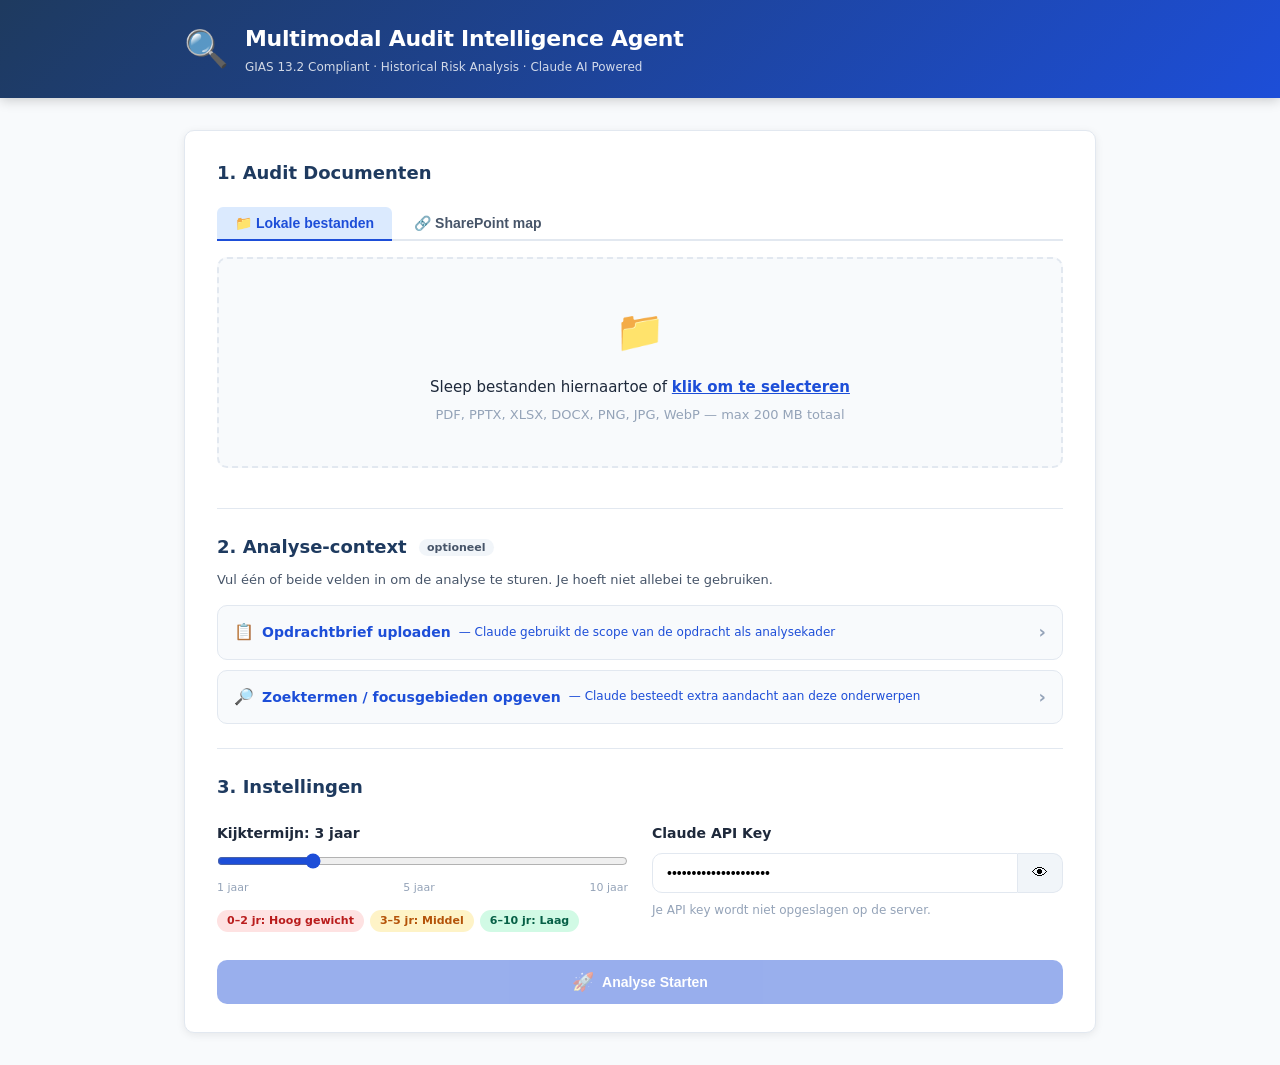
<file: templates/index.html>
<!DOCTYPE html>
<html lang="nl">
<head>
  <meta charset="UTF-8">
  <meta name="viewport" content="width=device-width, initial-scale=1.0">
  <title>Multimodal Audit Intelligence Agent</title>
  <link rel="stylesheet" href="/static/style.css">
</head>
<body>

<header>
  <div class="header-inner">
    <div class="header-title">
      <span class="header-icon">🔍</span>
      <div>
        <h1>Multimodal Audit Intelligence Agent</h1>
        <p class="header-sub">GIAS 13.2 Compliant · Historical Risk Analysis · Claude AI Powered</p>
      </div>
    </div>
  </div>
</header>

<main>

  <!-- ═══ UPLOAD SECTIE ══════════════════════════════════════════════ -->
  <section id="upload-section" class="card">

    <!-- ── Sectie 1: Document bronnen ── -->
    <h2 class="section-title">1. Audit Documenten</h2>

    <div class="source-tabs">
      <button class="tab-btn tab-active" data-tab="local">📁 Lokale bestanden</button>
      <button class="tab-btn" data-tab="sharepoint">🔗 SharePoint map</button>
    </div>

    <!-- Tab: Lokale bestanden -->
    <div id="tab-local" class="tab-panel">
      <div class="drop-zone" id="drop-zone">
        <div class="drop-icon">📁</div>
        <p class="drop-main">Sleep bestanden hiernaartoe of <span class="link">klik om te selecteren</span></p>
        <p class="drop-hint">PDF, PPTX, XLSX, DOCX, PNG, JPG, WebP — max 200 MB totaal</p>
        <input type="file" id="file-input" multiple
               accept=".pdf,.pptx,.xlsx,.xls,.docx,.png,.jpg,.jpeg,.gif,.webp">
      </div>
      <div id="file-list" class="file-list"></div>
    </div>

    <!-- Tab: SharePoint -->
    <div id="tab-sharepoint" class="tab-panel hidden">
      <div class="sp-form">
        <div class="form-row-2">
          <div class="form-group">
            <label class="form-label" for="sp-site-url">SharePoint Site URL</label>
            <input type="url" id="sp-site-url" class="input-field"
                   placeholder="https://bedrijf.sharepoint.com/sites/audit">
          </div>
          <div class="form-group">
            <label class="form-label" for="sp-folder">Mappad (server-relatief)</label>
            <input type="text" id="sp-folder" class="input-field"
                   placeholder="/sites/audit/Gedeelde documenten/2024 Audit">
          </div>
        </div>
        <div class="form-row-2">
          <div class="form-group">
            <label class="form-label" for="sp-username">Gebruikersnaam</label>
            <input type="email" id="sp-username" class="input-field"
                   placeholder="gebruiker@bedrijf.onmicrosoft.com">
          </div>
          <div class="form-group">
            <label class="form-label" for="sp-password">Wachtwoord</label>
            <input type="password" id="sp-password" class="input-field"
                   placeholder="SharePoint wachtwoord">
          </div>
        </div>
        <p class="form-hint sp-note">
          ℹ Credentials worden alleen voor deze sessie gebruikt en niet opgeslagen.
          Voor organisaties met MFA: gebruik een app-wachtwoord of service-account.
          Je kunt ook lokale bestanden uploaden én SharePoint combineren.
        </p>
        <div id="sp-status" class="sp-status hidden"></div>
      </div>
    </div>

    <!-- ── Sectie 2: Analyse-context ── -->
    <div class="divider"></div>
    <h2 class="section-title">2. Analyse-context <span class="optional-tag">optioneel</span></h2>
    <p class="section-desc">
      Vul één of beide velden in om de analyse te sturen. Je hoeft niet allebei te gebruiken.
    </p>

    <!-- Opdrachtbrief -->
    <details class="optional-section" id="el-section">
      <summary>
        <span class="opt-icon">📋</span>
        Opdrachtbrief uploaden
        <span class="opt-hint">— Claude gebruikt de scope van de opdracht als analysekader</span>
      </summary>
      <div class="optional-body">
        <div class="el-drop-zone" id="el-drop-zone">
          <span class="el-icon">📋</span>
          <span class="el-main">Sleep de opdrachtbrief hier of <span class="link">klik om te selecteren</span></span>
          <span class="el-hint">PDF of DOCX</span>
          <input type="file" id="engagement-input" accept=".pdf,.docx">
        </div>
        <div id="engagement-filename" class="file-item hidden" style="margin-top:8px">
          <span class="file-icon">📋</span>
          <span class="file-name" id="engagement-name"></span>
          <button class="file-remove" id="engagement-remove" title="Verwijder">✕</button>
        </div>
        <p class="form-hint">
          De tekst van de opdrachtbrief wordt als primaire lens gebruikt. Bevindingen buiten
          de scope worden als zodanig gelabeld.
        </p>
      </div>
    </details>

    <!-- Zoektermen -->
    <details class="optional-section" id="kw-section">
      <summary>
        <span class="opt-icon">🔎</span>
        Zoektermen / focusgebieden opgeven
        <span class="opt-hint">— Claude besteedt extra aandacht aan deze onderwerpen</span>
      </summary>
      <div class="optional-body">
        <textarea id="keywords" class="input-field textarea-field" rows="3"
                  placeholder="bijv. toegangsbeheer, functiescheiding, SAP autorisaties, GDPR, 2024 reorganisatie, inkooprisico's..."></textarea>
        <p class="form-hint">
          Vrije tekst. Komma's of enters als scheidingsteken. Je kunt dit gebruiken
          zonder opdrachtbrief, of in combinatie ermee.
        </p>
      </div>
    </details>

    <!-- ── Sectie 3: Instellingen ── -->
    <div class="divider"></div>
    <h2 class="section-title">3. Instellingen</h2>

    <div class="form-row">
      <div class="form-group">
        <label class="form-label" for="lookback-years">
          Kijktermijn: <strong id="years-display">3</strong> jaar
        </label>
        <input type="range" id="lookback-years" min="1" max="10" value="3" class="slider">
        <div class="slider-labels"><span>1 jaar</span><span>5 jaar</span><span>10 jaar</span></div>
        <div class="temporal-legend">
          <span class="badge badge-high">0–2 jr: Hoog gewicht</span>
          <span class="badge badge-mid">3–5 jr: Middel</span>
          <span class="badge badge-low">6–10 jr: Laag</span>
        </div>
      </div>

      <div class="form-group">
        <label class="form-label" for="api-key">Claude API Key</label>
        <div class="input-wrap">
          <input type="password" id="api-key" class="input-field"
                 placeholder="sk-ant-api03-..."
                 value="{{ default_api_key }}">
          <button class="eye-btn" id="toggle-key" title="Toon/verberg key">👁</button>
        </div>
        <p class="form-hint">Je API key wordt niet opgeslagen op de server.</p>
      </div>
    </div>

    <button id="analyze-btn" class="btn btn-primary" disabled>
      <span class="btn-icon">🚀</span> Analyse Starten
    </button>
  </section>

  <!-- ═══ VOORTGANG SECTIE ════════════════════════════════════════════ -->
  <section id="progress-section" class="card hidden">
    <h2 class="section-title">Analyse in Uitvoering</h2>

    <div id="progress-steps" class="progress-steps"></div>

    <div id="thinking-box" class="thinking-box hidden">
      <div class="thinking-header">
        <span class="pulse-dot"></span>
        <strong>Claude analyseert diepgaand (extended thinking)...</strong>
      </div>
      <div id="thinking-text" class="thinking-text"></div>
    </div>

    <div id="stream-box" class="stream-box hidden">
      <div class="stream-header">
        <span>📝 Rapport wordt gegenereerd</span>
        <span id="token-count" class="token-count">0 tokens</span>
      </div>
      <div id="stream-text" class="stream-text"></div>
    </div>
  </section>

  <!-- ═══ RAPPORT SECTIE ══════════════════════════════════════════════ -->
  <section id="report-section" class="card hidden">
    <div class="report-header">
      <h2 class="section-title" style="margin:0">Bevindingenoverzicht</h2>
      <div class="download-group">
        <button id="download-html" class="btn btn-outline">⬇ HTML</button>
        <button id="download-docx" class="btn btn-outline">⬇ Word (.docx)</button>
        <button id="download-pdf" class="btn btn-outline">⬇ PDF</button>
        <button id="new-analysis" class="btn btn-secondary">🔄 Nieuwe analyse</button>
      </div>
    </div>
    <div id="report-content" class="report-content"></div>
  </section>

</main>

<script src="/static/app.js"></script>
</body>
</html>
</file>
<file: static/style.css>
/* ══════════════════════════════════════════════════════════
   Multimodal Audit Intelligence Agent — Stylesheet
   ══════════════════════════════════════════════════════════ */

:root {
  --blue-900: #1e3a5f;
  --blue-700: #1d4ed8;
  --blue-100: #dbeafe;
  --slate-50:  #f8fafc;
  --slate-100: #f1f5f9;
  --slate-200: #e2e8f0;
  --slate-400: #94a3b8;
  --slate-600: #475569;
  --slate-800: #1e293b;
  --red:    #ef4444;
  --amber:  #f59e0b;
  --green:  #10b981;
  --radius: 10px;
  --shadow: 0 2px 8px rgba(0,0,0,.08);
}

* { box-sizing: border-box; margin: 0; padding: 0; }

body {
  font-family: 'Segoe UI', system-ui, Arial, sans-serif;
  background: var(--slate-50);
  color: var(--slate-800);
  font-size: 15px;
  line-height: 1.6;
}

/* ── Header ── */
header {
  background: linear-gradient(135deg, var(--blue-900) 0%, #1d4ed8 100%);
  color: #fff;
  padding: 20px 0;
  box-shadow: 0 2px 12px rgba(0,0,0,.2);
}
.header-inner {
  max-width: 960px; margin: 0 auto; padding: 0 24px;
}
.header-title {
  display: flex; align-items: center; gap: 16px;
}
.header-icon { font-size: 36px; flex-shrink: 0; }
header h1 { font-size: 22px; font-weight: 700; letter-spacing: -.3px; }
.header-sub { font-size: 12px; opacity: .8; margin-top: 2px; }

/* ── Main ── */
main {
  max-width: 960px; margin: 32px auto; padding: 0 24px;
  display: flex; flex-direction: column; gap: 24px;
}

/* ── Card ── */
.card {
  background: #fff;
  border: 1px solid var(--slate-200);
  border-radius: var(--radius);
  padding: 28px 32px;
  box-shadow: var(--shadow);
}

.section-title {
  font-size: 18px; font-weight: 700;
  color: var(--blue-900); margin-bottom: 20px;
}

.hidden { display: none !important; }

/* ── Drop zone ── */
.drop-zone {
  border: 2px dashed var(--slate-200);
  border-radius: var(--radius);
  padding: 40px 24px;
  text-align: center;
  cursor: pointer;
  transition: all .2s;
  background: var(--slate-50);
}
.drop-zone:hover, .drop-zone.drag-over {
  border-color: var(--blue-700);
  background: var(--blue-100);
}
.drop-zone input[type="file"] { display: none; }
.drop-icon { font-size: 40px; margin-bottom: 12px; }
.drop-main { font-size: 15px; font-weight: 500; color: var(--slate-800); margin-bottom: 6px; }
.drop-hint { font-size: 13px; color: var(--slate-400); }
.link { color: var(--blue-700); font-weight: 600; text-decoration: underline; }

/* ── File list ── */
.file-list {
  margin-top: 16px; display: flex; flex-direction: column; gap: 6px;
}
.file-item {
  display: flex; align-items: center; gap: 10px;
  padding: 8px 14px; background: var(--slate-50);
  border: 1px solid var(--slate-200); border-radius: 6px;
  font-size: 13px;
}
.file-icon { font-size: 18px; }
.file-name { flex: 1; font-weight: 500; }
.file-size { color: var(--slate-400); font-size: 12px; }
.file-remove { background: none; border: none; cursor: pointer; color: var(--red);
               font-size: 16px; padding: 0 4px; line-height: 1; }
.file-remove:hover { opacity: .7; }

/* ── Form elements ── */
.form-row { display: grid; grid-template-columns: 1fr 1fr; gap: 24px; margin: 20px 0; }
.form-group { display: flex; flex-direction: column; gap: 8px; }
.form-label { font-size: 14px; font-weight: 600; color: var(--slate-800); }
.form-hint  { font-size: 12px; color: var(--slate-400); }

.slider {
  width: 100%; accent-color: var(--blue-700); cursor: pointer;
}
.slider-labels {
  display: flex; justify-content: space-between;
  font-size: 11px; color: var(--slate-400); margin-top: 2px;
}
.temporal-legend { display: flex; gap: 6px; flex-wrap: wrap; margin-top: 6px; }

.badge { padding: 2px 10px; border-radius: 12px; font-size: 11px; font-weight: 600; }
.badge-high  { background: #fee2e2; color: #b91c1c; }
.badge-mid   { background: #fef3c7; color: #b45309; }
.badge-low   { background: #d1fae5; color: #065f46; }

.input-wrap { display: flex; gap: 0; }
.input-field {
  flex: 1; padding: 10px 14px;
  border: 1px solid var(--slate-200); border-radius: var(--radius) 0 0 var(--radius);
  font-size: 14px; outline: none;
  transition: border-color .15s;
}
.input-field:focus { border-color: var(--blue-700); }
.eye-btn {
  padding: 10px 14px; background: var(--slate-100);
  border: 1px solid var(--slate-200); border-left: none;
  border-radius: 0 var(--radius) var(--radius) 0;
  cursor: pointer; font-size: 16px;
}
.eye-btn:hover { background: var(--slate-200); }

/* ── Buttons ── */
.btn {
  display: inline-flex; align-items: center; gap: 8px;
  padding: 11px 24px; border-radius: var(--radius);
  font-size: 14px; font-weight: 600; cursor: pointer;
  border: none; transition: all .15s; text-decoration: none;
}
.btn:disabled { opacity: .45; cursor: not-allowed; }
.btn-primary {
  background: var(--blue-700); color: #fff; width: 100%; justify-content: center;
  margin-top: 8px;
}
.btn-primary:hover:not(:disabled) { background: var(--blue-900); }
.btn-secondary {
  background: var(--slate-100); color: var(--slate-800);
  border: 1px solid var(--slate-200);
}
.btn-secondary:hover { background: var(--slate-200); }
.btn-outline {
  background: #fff; color: var(--blue-700);
  border: 1px solid var(--blue-700);
}
.btn-outline:hover { background: var(--blue-100); }
.btn-icon { font-size: 18px; }

/* ── Progress section ── */
.progress-steps {
  display: flex; flex-direction: column; gap: 8px; margin-bottom: 16px;
}
.progress-step {
  display: flex; align-items: center; gap: 10px;
  padding: 10px 14px; background: var(--slate-50);
  border-radius: 6px; font-size: 14px;
  border-left: 3px solid var(--slate-200);
  animation: fadeIn .3s ease;
}
.progress-step.step-done  { border-color: var(--green); }
.progress-step.step-active{ border-color: var(--blue-700); background: var(--blue-100); }
.progress-step.step-error { border-color: var(--red); background: #fef2f2; color: var(--red); }
.step-spinner {
  width: 16px; height: 16px; border: 2px solid var(--blue-100);
  border-top-color: var(--blue-700); border-radius: 50%;
  animation: spin .8s linear infinite; flex-shrink: 0;
}

.thinking-box {
  background: #fdf4ff; border: 1px solid #e9d5ff;
  border-radius: var(--radius); margin-top: 16px; overflow: hidden;
}
.thinking-header {
  display: flex; align-items: center; gap: 10px;
  padding: 10px 16px; background: #f3e8ff; font-size: 14px;
}
.pulse-dot {
  width: 10px; height: 10px; border-radius: 50%; background: #a855f7;
  animation: pulse 1.5s ease-in-out infinite;
}
.thinking-text {
  padding: 12px 16px; font-size: 12px; color: #6b21a8;
  max-height: 120px; overflow-y: auto; font-family: monospace;
  line-height: 1.5;
}

.stream-box {
  background: var(--slate-800); border-radius: var(--radius); margin-top: 16px;
}
.stream-header {
  display: flex; justify-content: space-between; align-items: center;
  padding: 8px 16px; background: var(--slate-600);
  border-radius: var(--radius) var(--radius) 0 0;
  font-size: 13px; color: #fff;
}
.token-count { font-size: 11px; opacity: .7; }
.stream-text {
  padding: 14px 16px; font-family: 'Consolas', 'Courier New', monospace;
  font-size: 12px; color: #4ade80; max-height: 220px; overflow-y: auto;
  white-space: pre-wrap; word-break: break-word;
}

/* ── Report section ── */
.report-header {
  display: flex; justify-content: space-between; align-items: center;
  margin-bottom: 24px; gap: 16px; flex-wrap: wrap;
}
.download-group { display: flex; gap: 8px; flex-wrap: wrap; }
.report-content { /* rendered report sections */ }

/* ── Inline report (same as report_template but slightly adapted) ── */
.rpt-section { margin-bottom: 28px; }
.rpt-section-title {
  font-size: 16px; font-weight: 700; color: var(--blue-900);
  border-left: 4px solid var(--blue-700); padding-left: 12px;
  margin-bottom: 14px;
}
.rpt-card {
  background: #fff; border: 1px solid var(--slate-200);
  border-radius: var(--radius); padding: 18px 22px; margin-bottom: 12px;
}
.rpt-risk-table { width: 100%; border-collapse: collapse; font-size: 13px; }
.rpt-risk-table th {
  background: var(--slate-100); text-align: left; padding: 8px 12px;
  font-size: 11px; text-transform: uppercase; letter-spacing: .04em;
  color: var(--slate-600); border-bottom: 2px solid var(--slate-200);
}
.rpt-risk-table td { padding: 10px 12px; border-bottom: 1px solid var(--slate-100); vertical-align: top; }
.rpt-risk-table tr:hover td { background: var(--slate-50); }

.rel-high { color: var(--red);   font-weight: 700; }
.rel-mid  { color: var(--amber); font-weight: 700; }
.rel-low  { color: var(--green); font-weight: 700; }

.status-badge {
  display: inline-block; padding: 2px 10px; border-radius: 12px;
  font-size: 11px; font-weight: 600;
}
.status-Chronisch    { background: #fce7f3; color: #be185d; }
.status-Verslechterd { background: #fef2f2; color: var(--red); }
.status-Stabiel      { background: #fffbeb; color: #b45309; }
.status-Verbeterd    { background: #ecfdf5; color: #065f46; }

.focus-item {
  padding: 16px 20px; border-left: 3px solid var(--blue-700);
  background: var(--blue-100); border-radius: 0 var(--radius) var(--radius) 0;
  margin-bottom: 12px;
}
.focus-rank { font-size: 11px; font-weight: 700; text-transform: uppercase;
              color: var(--blue-700); margin-bottom: 2px; }
.focus-title { font-size: 15px; font-weight: 700; margin-bottom: 6px; }
.focus-reason { font-size: 13px; color: var(--slate-600); margin-bottom: 8px; }
.test-list { list-style: none; padding: 0; }
.test-list li { padding: 3px 0 3px 20px; position: relative; font-size: 13px; }
.test-list li::before { content: '✓'; position: absolute; left: 0; color: var(--green); }

.inc-item { padding: 14px 16px; border-radius: var(--radius); margin-bottom: 10px; }
.inc-Hoog   { background: #fef2f2; border-left: 3px solid var(--red); }
.inc-Middel { background: #fffbeb; border-left: 3px solid var(--amber); }
.inc-Laag   { background: #ecfdf5; border-left: 3px solid var(--green); }
.sev-badge  { font-size: 11px; font-weight: 700; padding: 2px 8px; border-radius: 10px; }
.sev-Hoog   { background: var(--red);   color: #fff; }
.sev-Middel { background: var(--amber); color: #fff; }
.sev-Laag   { background: var(--green); color: #fff; }

.rt-item {
  padding: 12px 16px; background: #fdf2f8;
  border-left: 3px solid #ec4899; border-radius: 0 var(--radius) var(--radius) 0;
  margin-bottom: 10px;
}
.rt-issue { font-weight: 700; margin-bottom: 6px; }
.rt-meta  { font-size: 12px; color: var(--slate-600); display: grid;
            grid-template-columns: 1fr 1fr; gap: 4px; }

.tl-item { display: flex; gap: 16px; align-items: flex-start; margin-bottom: 8px; }
.tl-year { width: 60px; font-weight: 700; font-size: 14px; padding-top: 2px; flex-shrink: 0; }
.tl-dot  { width: 14px; height: 14px; border-radius: 50%; flex-shrink: 0; margin-top: 4px; }
.tl-content { flex: 1; }
.tl-status { font-size: 11px; font-weight: 700; margin-bottom: 2px; }
.tl-events { font-size: 13px; color: var(--slate-600); }
.tl-Rood  .tl-dot { background: var(--red); }
.tl-Amber .tl-dot { background: var(--amber); }
.tl-Groen .tl-dot { background: var(--green); }
.tl-Rood  .tl-status { color: var(--red); }
.tl-Amber .tl-status { color: #b45309; }
.tl-Groen .tl-status { color: #065f46; }

/* ── Source tabs ── */
.source-tabs {
  display: flex; gap: 4px; margin-bottom: 16px;
  border-bottom: 2px solid var(--slate-200); padding-bottom: 0;
}
.tab-btn {
  padding: 8px 18px; font-size: 14px; font-weight: 600;
  border: none; background: none; cursor: pointer; border-radius: 6px 6px 0 0;
  color: var(--slate-600); transition: all .15s; margin-bottom: -2px;
  border-bottom: 2px solid transparent;
}
.tab-btn:hover { background: var(--slate-100); color: var(--slate-800); }
.tab-btn.tab-active {
  color: var(--blue-700); border-bottom-color: var(--blue-700);
  background: var(--blue-100);
}
.tab-panel.hidden { display: none; }

/* ── SharePoint form ── */
.sp-form { padding: 12px 0; }
.form-row-2 {
  display: grid; grid-template-columns: 1fr 1fr; gap: 16px; margin-bottom: 12px;
}
.sp-note { color: var(--slate-600); line-height: 1.5; }
.sp-status {
  padding: 8px 12px; border-radius: 6px; font-size: 13px; margin-top: 8px;
}
.sp-status.sp-ok    { background: #ecfdf5; color: #065f46; }
.sp-status.sp-error { background: #fef2f2; color: var(--red); }

/* ── Divider ── */
.divider {
  border: none; border-top: 1px solid var(--slate-200);
  margin: 24px 0;
}

/* ── Section description ── */
.section-desc { font-size: 13px; color: var(--slate-600); margin: -12px 0 14px; }
.optional-tag {
  font-size: 11px; font-weight: 600; background: var(--slate-100);
  color: var(--slate-600); padding: 2px 8px; border-radius: 10px; margin-left: 6px;
  vertical-align: middle;
}

/* ── Optional collapsible sections ── */
.optional-section {
  border: 1px solid var(--slate-200); border-radius: var(--radius);
  padding: 0; margin-bottom: 10px; background: var(--slate-50);
  overflow: hidden;
}
.optional-section > summary {
  cursor: pointer; font-size: 14px; font-weight: 600; color: var(--blue-700);
  padding: 12px 16px; display: flex; align-items: center; gap: 8px;
  list-style: none; user-select: none;
}
.optional-section > summary::-webkit-details-marker { display: none; }
.optional-section > summary::after {
  content: '›'; font-size: 18px; margin-left: auto;
  transition: transform .2s; color: var(--slate-400);
}
.optional-section[open] > summary::after { transform: rotate(90deg); }
.optional-section[open] > summary {
  border-bottom: 1px solid var(--slate-200); background: var(--blue-100);
}
.opt-icon { font-size: 16px; }
.opt-hint { font-size: 12px; font-weight: 400; color: var(--slate-500); }
.optional-body { padding: 16px; }

/* ── Engagement letter mini drop zone ── */
.el-drop-zone {
  display: flex; align-items: center; gap: 12px;
  border: 2px dashed var(--slate-200); border-radius: var(--radius);
  padding: 16px 20px; cursor: pointer; background: #fff;
  transition: all .2s;
}
.el-drop-zone:hover, .el-drop-zone.drag-over {
  border-color: var(--blue-700); background: var(--blue-100);
}
.el-drop-zone input[type="file"] { display: none; }
.el-icon { font-size: 24px; flex-shrink: 0; }
.el-main { font-size: 14px; font-weight: 500; }
.el-hint { font-size: 12px; color: var(--slate-400); margin-left: auto; }

/* ── Keywords textarea ── */
.textarea-field {
  width: 100%; padding: 10px 14px; font-size: 14px;
  border: 1px solid var(--slate-200); border-radius: var(--radius);
  resize: vertical; font-family: inherit; outline: none;
  transition: border-color .15s; line-height: 1.5;
}
.textarea-field:focus { border-color: var(--blue-700); }

/* ── Bevindingenoverzicht ── */
.ov-meta-balk {
  display: flex; gap: 20px; flex-wrap: wrap;
  background: var(--slate-100); border-radius: var(--radius);
  padding: 10px 16px; font-size: 13px; color: var(--slate-600);
  margin-bottom: 20px;
}

.ov-samenvatting {
  background: #eff6ff; border-left: 4px solid var(--blue-700);
  border-radius: 0 var(--radius) var(--radius) 0;
  padding: 14px 18px; margin-bottom: 24px;
}
.ov-samenvatting strong { display: block; color: var(--blue-700); margin-bottom: 6px; font-size: 13px; text-transform: uppercase; letter-spacing: .04em; }
.ov-samenvatting p { font-size: 14px; color: var(--slate-800); line-height: 1.6; }

.ov-sectie { margin-bottom: 28px; }
.ov-sectie-titel {
  font-size: 15px; font-weight: 700; color: var(--slate-800);
  margin-bottom: 14px; padding-bottom: 8px;
  border-bottom: 2px solid var(--slate-200);
}

.ov-prio-label {
  font-size: 11px; font-weight: 700; text-transform: uppercase;
  letter-spacing: .06em; padding: 4px 10px; border-radius: 20px;
  display: inline-block; margin: 10px 0 8px;
}
.ov-prio-Hoog   { background: #fee2e2; color: #b91c1c; }
.ov-prio-Middel { background: #fef9c3; color: #92400e; }
.ov-prio-Laag   { background: #dcfce7; color: #166534; }

.ov-bevinding {
  border: 1px solid var(--slate-200); border-radius: var(--radius);
  padding: 14px 16px; margin-bottom: 10px;
  border-left-width: 4px;
}
.ov-bev-Hoog   { border-left-color: #ef4444; }
.ov-bev-Middel { border-left-color: #f59e0b; }
.ov-bev-Laag   { border-left-color: #10b981; }

.ov-bev-header { display: flex; justify-content: space-between; align-items: center; margin-bottom: 6px; }
.ov-bev-bron   { font-size: 12px; color: var(--blue-700); font-weight: 600; }
.ov-bev-jaar   { font-size: 12px; color: var(--slate-400); background: var(--slate-100); padding: 2px 8px; border-radius: 10px; }
.ov-bev-tekst  { font-size: 14px; color: var(--slate-800); margin-bottom: 6px; line-height: 1.5; }
.ov-bev-relevantie { font-size: 13px; color: var(--slate-600); font-style: italic; }

.ov-aandacht {
  background: #fffbeb; border: 1px solid #fde68a;
  border-radius: var(--radius); padding: 12px 16px; margin-bottom: 10px;
}
.ov-aandacht-titel { font-weight: 600; color: #92400e; margin-bottom: 4px; font-size: 14px; }
.ov-aandacht-tekst { font-size: 13px; color: var(--slate-700); line-height: 1.5; }

/* ── Animations ── */
@keyframes spin    { to { transform: rotate(360deg); } }
@keyframes pulse   { 0%,100% { opacity: 1; } 50% { opacity: .3; } }
@keyframes fadeIn  { from { opacity: 0; transform: translateY(-4px); } to { opacity: 1; } }


@media (max-width: 640px) {
  .form-row { grid-template-columns: 1fr; }
  .report-header { flex-direction: column; align-items: flex-start; }
  .download-group { width: 100%; }
  .btn-bottom-docx { width: 100%; }
}
</file>
